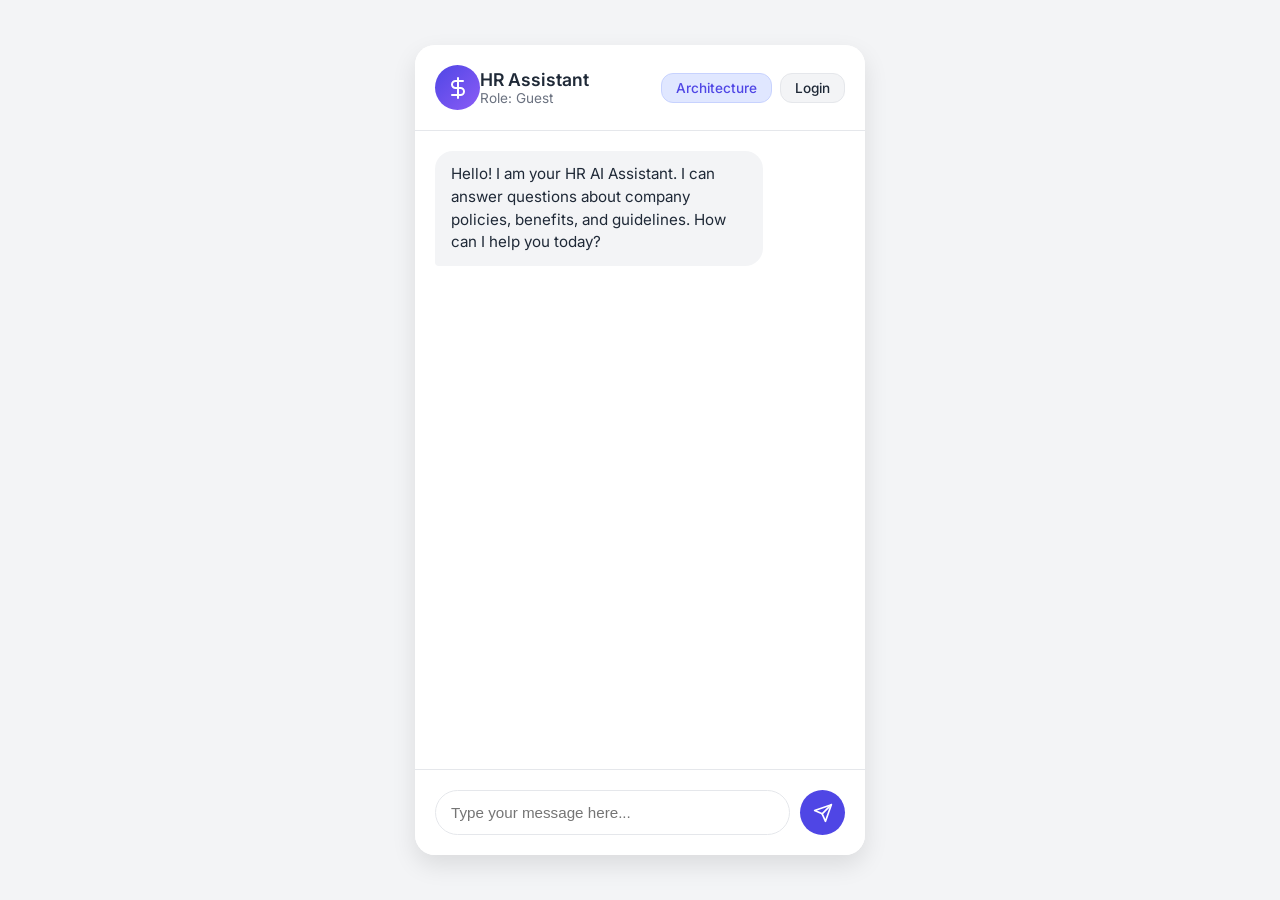
<file: static/index.html>
<!DOCTYPE html>
<html lang="en">
<head>
    <meta charset="UTF-8">
    <meta name="viewport" content="width=device-width, initial-scale=1.0">
    <title>HR AI Assistant</title>
    <link href="https://fonts.googleapis.com/css2?family=Inter:wght@400;500;600&display=swap" rel="stylesheet">
    <link rel="stylesheet" href="/static/styles.css">
</head>
<body>
    <div id="login-overlay" class="login-overlay">
        <div class="login-box">
            <h2>Select Your Identity</h2>
            <p>Simulating Enterprise SSO</p>
            <div class="login-buttons">
                <button onclick="loginUser('alice', 'password')" class="btn-role">Alice (Standard Employee)</button>
                <button onclick="loginUser('bob', 'password')" class="btn-role">Bob (Manager)</button>
                <button onclick="loginUser('charlie', 'password')" class="btn-role">Charlie (Executive)</button>
                <button onclick="closeLoginModal()" class="btn-role g-btn" style="background:var(--bg-light); border-color:#ccc;">Continue as Guest</button>
            </div>
            <p id="login-error" style="color: red; font-size: 0.8rem; margin-top: 10px;"></p>
        </div>
    </div>
    
    <div class="chat-container">
        <div class="chat-header">
            <div style="display: flex; align-items: center; justify-content: space-between; width: 100%;">
                <div style="display: flex; align-items: center;">
                    <div class="avatar">
                        <svg viewBox="0 0 24 24" fill="none" stroke="currentColor" stroke-width="2" stroke-linecap="round" stroke-linejoin="round"><path d="M12 2v20M17 5H9.5a3.5 3.5 0 0 0 0 7h5a3.5 3.5 0 0 1 0 7H6"/></svg>
                    </div>
                    <div class="header-info">
                        <h1>HR Assistant</h1>
                        <p id="auth-status-text">Role: Guest</p>
                    </div>
                </div>
                <div style="display: flex; gap: 8px;">
                    <a href="/static/architecture.html" target="_blank" class="btn-role" style="text-decoration: none; padding: 6px 14px; font-size:0.85rem; background: #e0e7ff; color: #4f46e5; border-color: #c7d2fe;">Architecture</a>
                    <button id="auth-toggle-btn" class="btn-role" style="padding: 6px 14px; font-size:0.85rem;" onclick="toggleAuth()">Login</button>
                </div>
            </div>
        </div>
        
        <div class="chat-box" id="chat-box">
            <div class="message assistant-message">
                <p>Hello! I am your HR AI Assistant. I can answer questions about company policies, benefits, and guidelines. How can I help you today?</p>
            </div>
        </div>

        <div class="input-area">
            <input type="text" id="user-input" placeholder="Type your message here..." autocomplete="off">
            <button id="send-btn">
                <svg viewBox="0 0 24 24" fill="none" stroke="currentColor" stroke-width="2" stroke-linecap="round" stroke-linejoin="round"><line x1="22" y1="2" x2="11" y2="13"/><polygon points="22 2 15 22 11 13 2 9 22 2"/></svg>
            </button>
        </div>
    </div>
    <script src="/static/script.js"></script>
</body>
</html>
</file>
<file: static/styles.css>
:root {
    --bg-color: #f3f4f6;
    --chat-bg: #ffffff;
    --primary: #4f46e5;
    --primary-hover: #4338ca;
    --text-dark: #1f2937;
    --text-light: #6b7280;
    --msg-user: #4f46e5;
    --msg-assistant: #f3f4f6;
    --border-color: #e5e7eb;
}

* {
    box-sizing: border-box;
    margin: 0;
    padding: 0;
}

body {
    font-family: 'Inter', sans-serif;
    background-color: var(--bg-color);
    display: flex;
    justify-content: center;
    align-items: center;
    height: 100vh;
    color: var(--text-dark);
}

.chat-container {
    background-color: var(--chat-bg);
    width: 100%;
    max-width: 450px;
    height: 90vh;
    border-radius: 20px;
    box-shadow: 0 10px 25px rgba(0,0,0,0.1);
    display: flex;
    flex-direction: column;
    overflow: hidden;
}

.chat-header {
    background-color: #ffffff;
    padding: 20px;
    border-bottom: 1px solid var(--border-color);
    display: flex;
    align-items: center;
    gap: 15px;
}

.avatar {
    background: linear-gradient(135deg, var(--primary), #8b5cf6);
    width: 45px;
    height: 45px;
    border-radius: 50%;
    display: flex;
    justify-content: center;
    align-items: center;
    color: white;
}

.avatar svg {
    width: 24px;
    height: 24px;
}

.header-info h1 {
    font-size: 1.1rem;
    font-weight: 600;
}

.header-info p {
    font-size: 0.85rem;
    color: var(--text-light);
}

.chat-box {
    flex: 1;
    padding: 20px;
    overflow-y: auto;
    display: flex;
    flex-direction: column;
    gap: 15px;
}

.message {
    max-width: 80%;
    padding: 12px 16px;
    border-radius: 18px;
    font-size: 0.95rem;
    line-height: 1.5;
    transition: opacity 0.3s ease;
    word-wrap: break-word;
}

.user-message {
    align-self: flex-end;
    background-color: var(--msg-user);
    color: white;
    border-bottom-right-radius: 4px;
}

.assistant-message {
    align-self: flex-start;
    background-color: var(--msg-assistant);
    color: var(--text-dark);
    border-bottom-left-radius: 4px;
}

.escalated-message {
    background-color: #fef2f2 !important;
    color: #991b1b !important;
    border: 1.5px solid #ef4444;
    font-weight: 500;
}

.loading-dots {
    display: flex;
    align-items: center;
    gap: 4px;
    padding: 12px 16px;
    background-color: var(--msg-assistant);
    border-radius: 18px;
    border-bottom-left-radius: 4px;
    align-self: flex-start;
    width: fit-content;
}

.dot {
    width: 6px;
    height: 6px;
    background-color: var(--text-light);
    border-radius: 50%;
    animation: bounce 1.4s infinite ease-in-out both;
}

.dot:nth-child(1) { animation-delay: -0.32s; }
.dot:nth-child(2) { animation-delay: -0.16s; }

@keyframes bounce {
    0%, 80%, 100% { transform: scale(0); }
    40% { transform: scale(1); }
}

.input-area {
    padding: 20px;
    background-color: #ffffff;
    border-top: 1px solid var(--border-color);
    display: flex;
    gap: 10px;
}

#user-input {
    flex: 1;
    padding: 12px 15px;
    border: 1px solid var(--border-color);
    border-radius: 25px;
    outline: none;
    font-size: 0.95rem;
    transition: border-color 0.3s ease;
}

#user-input:focus {
    border-color: var(--primary);
}

#send-btn {
    background-color: var(--primary);
    color: white;
    border: none;
    width: 45px;
    height: 45px;
    border-radius: 50%;
    display: flex;
    justify-content: center;
    align-items: center;
    cursor: pointer;
    transition: background-color 0.3s ease, transform 0.1s ease;
}

#send-btn:hover {
    background-color: var(--primary-hover);
}

#send-btn:active {
    transform: scale(0.95);
}

#send-btn svg {
    width: 20px;
    height: 20px;
}

/* Auth Modal Styles */
.login-overlay {
    position: fixed;
    top: 0;
    left: 0;
    width: 100%;
    height: 100%;
    background: rgba(0, 0, 0, 0.5);
    backdrop-filter: blur(5px);
    display: none;
    justify-content: center;
    align-items: center;
    z-index: 1000;
}

.login-overlay.active {
    display: flex;
}

.login-box {
    background: white;
    padding: 40px;
    border-radius: 20px;
    text-align: center;
    box-shadow: 0 10px 25px rgba(0,0,0,0.2);
    width: 90%;
    max-width: 350px;
}

.login-box h2 {
    margin-bottom: 5px;
    color: var(--text-dark);
}

.login-box p {
    color: var(--text-light);
    margin-bottom: 25px;
    font-size: 0.9rem;
}

.login-buttons {
    display: flex;
    flex-direction: column;
    gap: 15px;
}

.btn-role {
    background: #f3f4f6;
    border: 1px solid #e5e7eb;
    padding: 14px;
    border-radius: 12px;
    cursor: pointer;
    font-family: 'Inter', sans-serif;
    font-weight: 500;
    font-size: 0.95rem;
    color: var(--text-dark);
    transition: all 0.2s ease;
}

.btn-role:hover {
    background: var(--primary);
    color: white;
    border-color: var(--primary);
    transform: translateY(-2px);
    box-shadow: 0 4px 12px rgba(79, 70, 229, 0.2);
}
</file>
